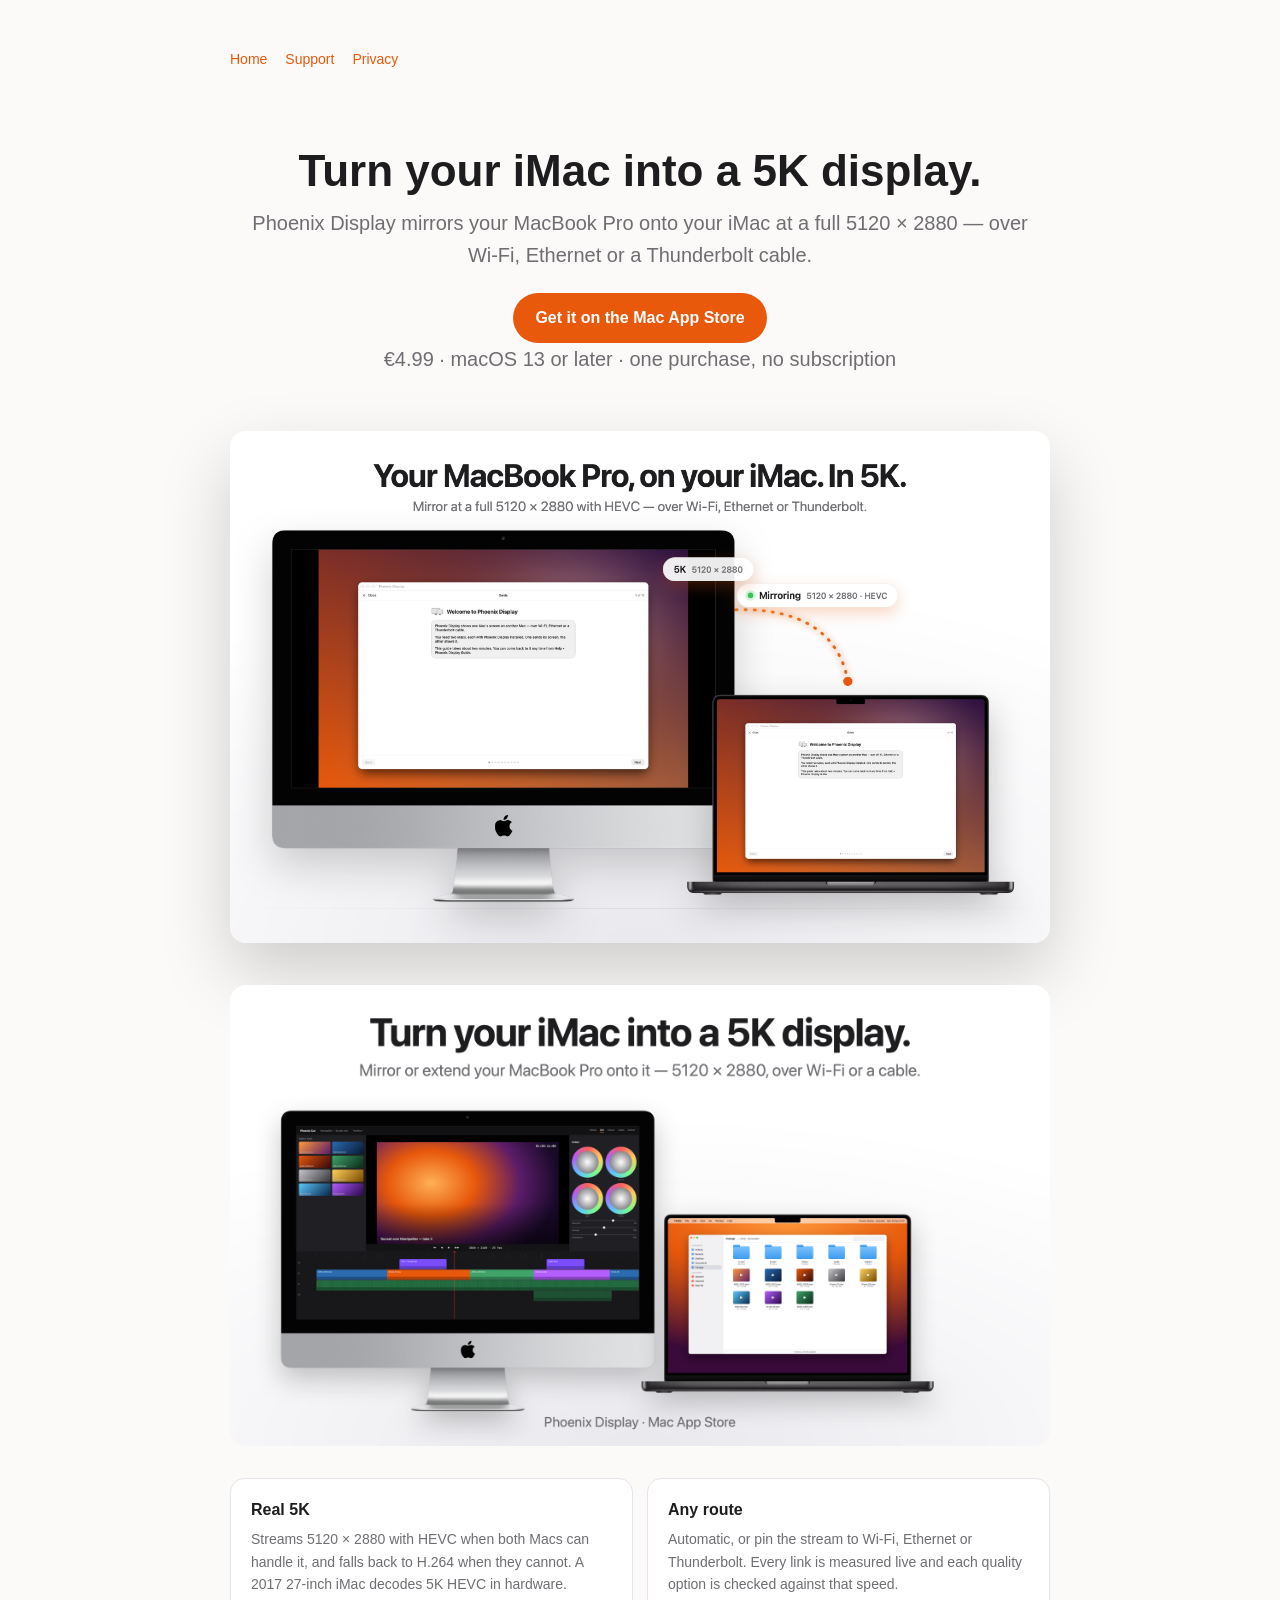
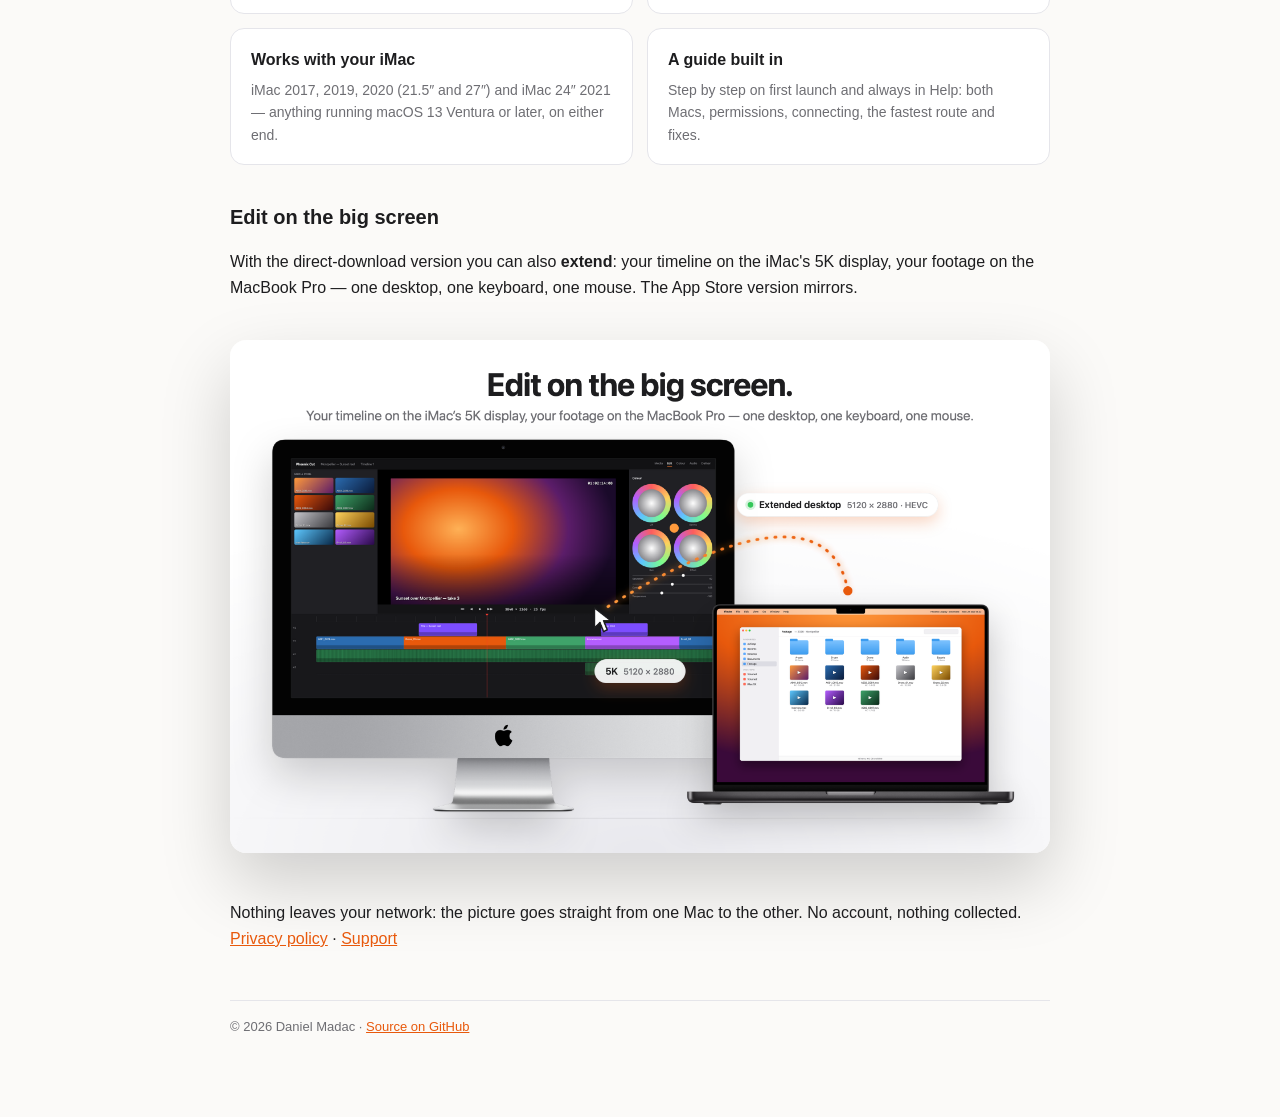
<file: index.html>
<!doctype html><html lang="en"><head><meta charset="utf-8"><meta name="viewport" content="width=device-width,initial-scale=1">
<title>Phoenix Display — Turn your iMac into a 5K display</title>
<meta name="description" content="Phoenix Display mirrors or extends your MacBook Pro onto your iMac at 5120 × 2880 — over Wi‑Fi, Ethernet or a Thunderbolt cable.">
<meta property="og:title" content="Turn your iMac into a 5K display."><meta property="og:description" content="Mirror or extend your MacBook Pro onto your iMac at 5120 × 2880."><meta property="og:image" content="https://fablab503-collab.github.io/PhoenixDisplay/press/5k-ad-link-1200x628.png">
<link rel="stylesheet" href="style.css">
<style>
.hero{text-align:center;padding:40px 0 10px}.hero h1{font-size:44px;margin:0 0 10px}.hero p{font-size:20px;color:var(--mut);margin:0 0 22px}
.cta{display:inline-block;background:var(--acc);color:#fff;text-decoration:none;font-weight:600;padding:12px 22px;border-radius:999px}.cta:hover{filter:brightness(1.08)}
.price{color:var(--mut);font-size:14px;margin:10px 0 0}
img.shot{width:100%;border-radius:16px;box-shadow:0 30px 70px rgba(0,0,0,.18);margin:24px 0}
.feat{display:grid;grid-template-columns:1fr 1fr;gap:14px}.feat .card{margin:0}.feat h3{margin:0 0 6px;font-size:16px}.feat p{margin:0;color:var(--mut);font-size:14px}
@media (max-width:600px){.feat{grid-template-columns:1fr}.hero h1{font-size:32px}}
video{width:100%;border-radius:16px;margin:10px 0 24px}
</style></head><body><main style="max-width:860px">
<nav><a href="./">Home</a><a href="support.html">Support</a><a href="privacy.html">Privacy</a></nav>
<div class="hero"><h1>Turn your iMac into a 5K display.</h1>
<p>Phoenix Display mirrors your MacBook Pro onto your iMac at a full 5120 × 2880 — over Wi‑Fi, Ethernet or a Thunderbolt cable.</p>
<a class="cta" href="https://apps.apple.com/app/id6817023717">Get it on the Mac App Store</a><p class="price">€4.99 · macOS 13 or later · one purchase, no subscription</p></div>
<img class="shot" src="press/1-imac-macbook-mirror.png" alt="MacBook Pro mirrored onto a 27-inch iMac at 5K">
<video src="press/phoenix-display-commercial-20s-1080p.mp4" autoplay muted loop playsinline poster="press/5k-ad-16x9-1920x1080.png"></video>
<div class="feat">
<div class="card"><h3>Real 5K</h3><p>Streams 5120 × 2880 with HEVC when both Macs can handle it, and falls back to H.264 when they cannot. A 2017 27‑inch iMac decodes 5K HEVC in hardware.</p></div>
<div class="card"><h3>Any route</h3><p>Automatic, or pin the stream to Wi‑Fi, Ethernet or Thunderbolt. Every link is measured live and each quality option is checked against that speed.</p></div>
<div class="card"><h3>Works with your iMac</h3><p>iMac 2017, 2019, 2020 (21.5″ and 27″) and iMac 24″ 2021 — anything running macOS 13 Ventura or later, on either end.</p></div>
<div class="card"><h3>A guide built in</h3><p>Step by step on first launch and always in Help: both Macs, permissions, connecting, the fastest route and fixes.</p></div>
</div>
<h2>Edit on the big screen</h2>
<p>With the direct‑download version you can also <strong>extend</strong>: your timeline on the iMac's 5K display, your footage on the MacBook Pro — one desktop, one keyboard, one mouse. The App Store version mirrors.</p>
<img class="shot" src="press/edit-extend-imac-macbook.png" alt="Extended desktop: video editor on the iMac, footage on the MacBook Pro">
<p>Nothing leaves your network: the picture goes straight from one Mac to the other. No account, nothing collected. <a href="privacy.html">Privacy policy</a> · <a href="support.html">Support</a></p>
<footer>© 2026 Daniel Madac · <a href="https://github.com/fablab503-collab/PhoenixDisplay">Source on GitHub</a></footer></main></body></html>
</file>
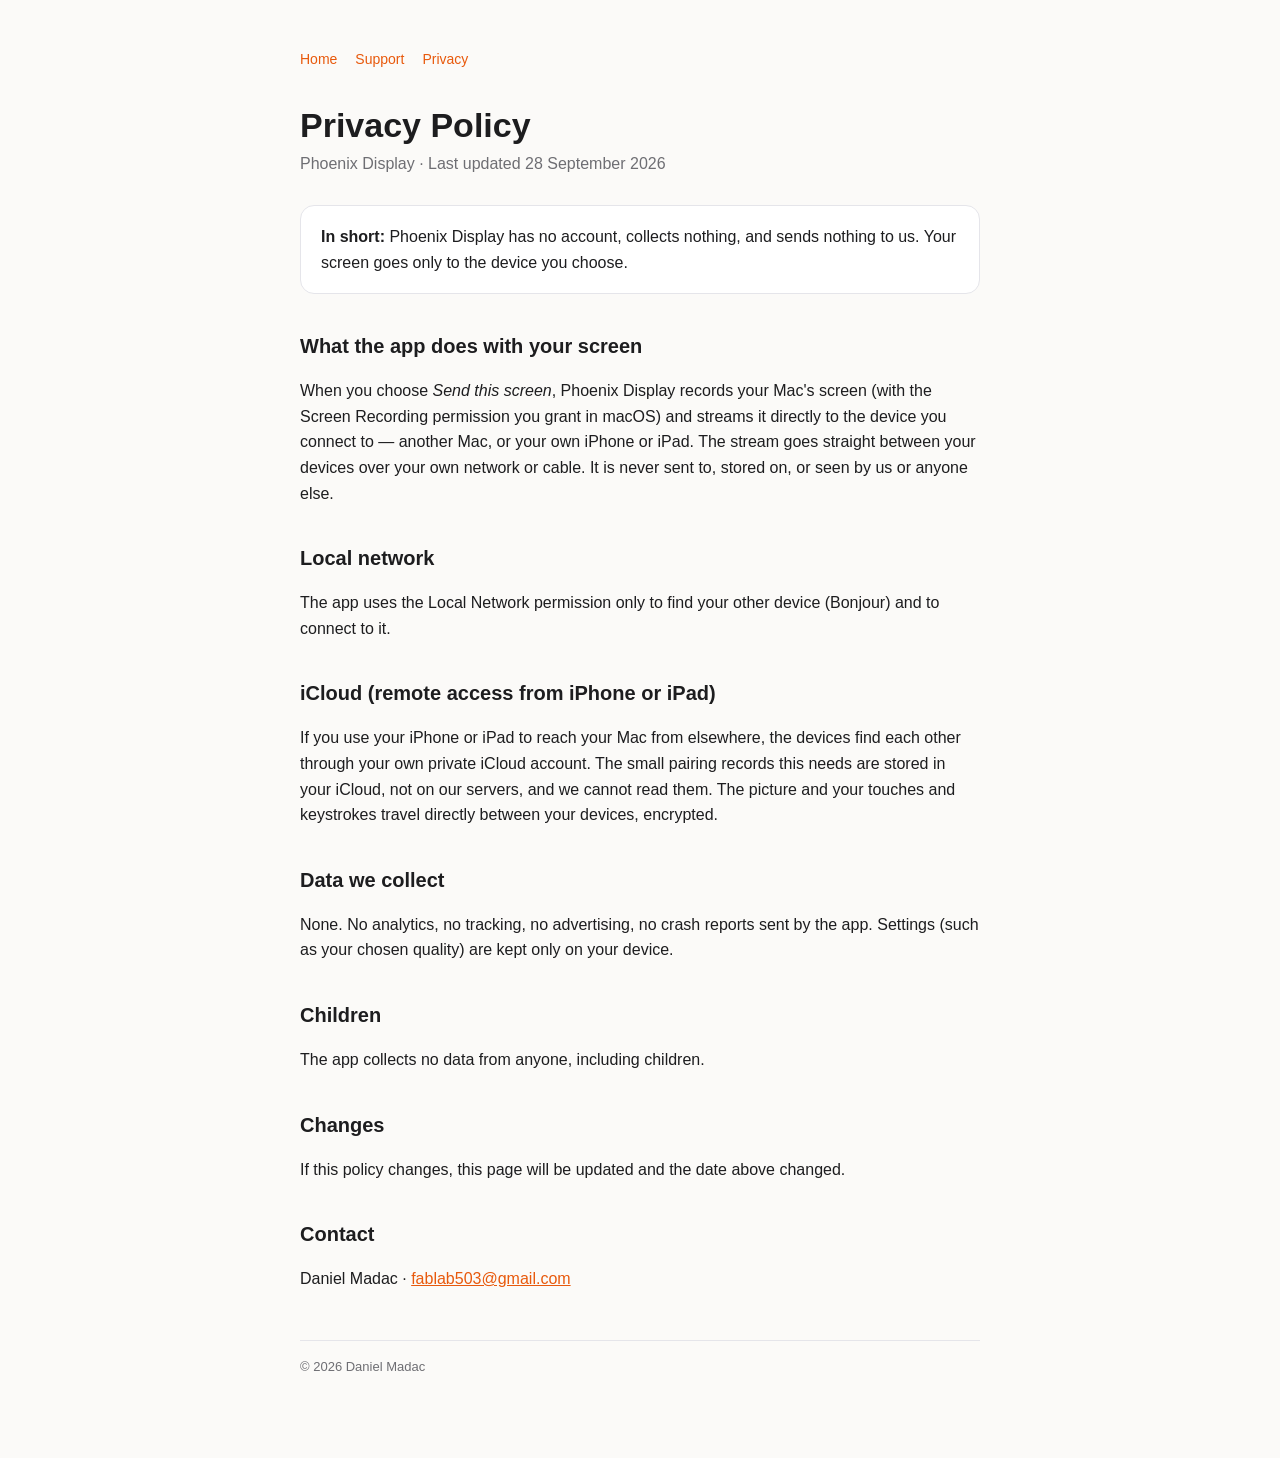
<file: privacy.html>
<!doctype html><html lang="en"><head><meta charset="utf-8"><meta name="viewport" content="width=device-width,initial-scale=1">
<title>Phoenix Display — Privacy Policy</title><link rel="stylesheet" href="style.css"></head><body><main>
<nav><a href="./">Home</a><a href="support.html">Support</a><a href="privacy.html">Privacy</a></nav>
<h1>Privacy Policy</h1><p class="sub">Phoenix Display · Last updated 28 September 2026</p>
<div class="card"><strong>In short:</strong> Phoenix Display has no account, collects nothing, and sends nothing to us. Your screen goes only to the device you choose.</div>
<h2>What the app does with your screen</h2>
<p>When you choose <em>Send this screen</em>, Phoenix Display records your Mac's screen (with the Screen Recording permission you grant in macOS) and streams it directly to the device you connect to — another Mac, or your own iPhone or iPad. The stream goes straight between your devices over your own network or cable. It is never sent to, stored on, or seen by us or anyone else.</p>
<h2>Local network</h2>
<p>The app uses the Local Network permission only to find your other device (Bonjour) and to connect to it.</p>
<h2>iCloud (remote access from iPhone or iPad)</h2>
<p>If you use your iPhone or iPad to reach your Mac from elsewhere, the devices find each other through your own private iCloud account. The small pairing records this needs are stored in your iCloud, not on our servers, and we cannot read them. The picture and your touches and keystrokes travel directly between your devices, encrypted.</p>
<h2>Data we collect</h2>
<p>None. No analytics, no tracking, no advertising, no crash reports sent by the app. Settings (such as your chosen quality) are kept only on your device.</p>
<h2>Children</h2><p>The app collects no data from anyone, including children.</p>
<h2>Changes</h2><p>If this policy changes, this page will be updated and the date above changed.</p>
<h2>Contact</h2><p>Daniel Madac · <a href="mailto:fablab503@gmail.com">fablab503@gmail.com</a></p>
<footer>© 2026 Daniel Madac</footer></main></body></html>
</file>
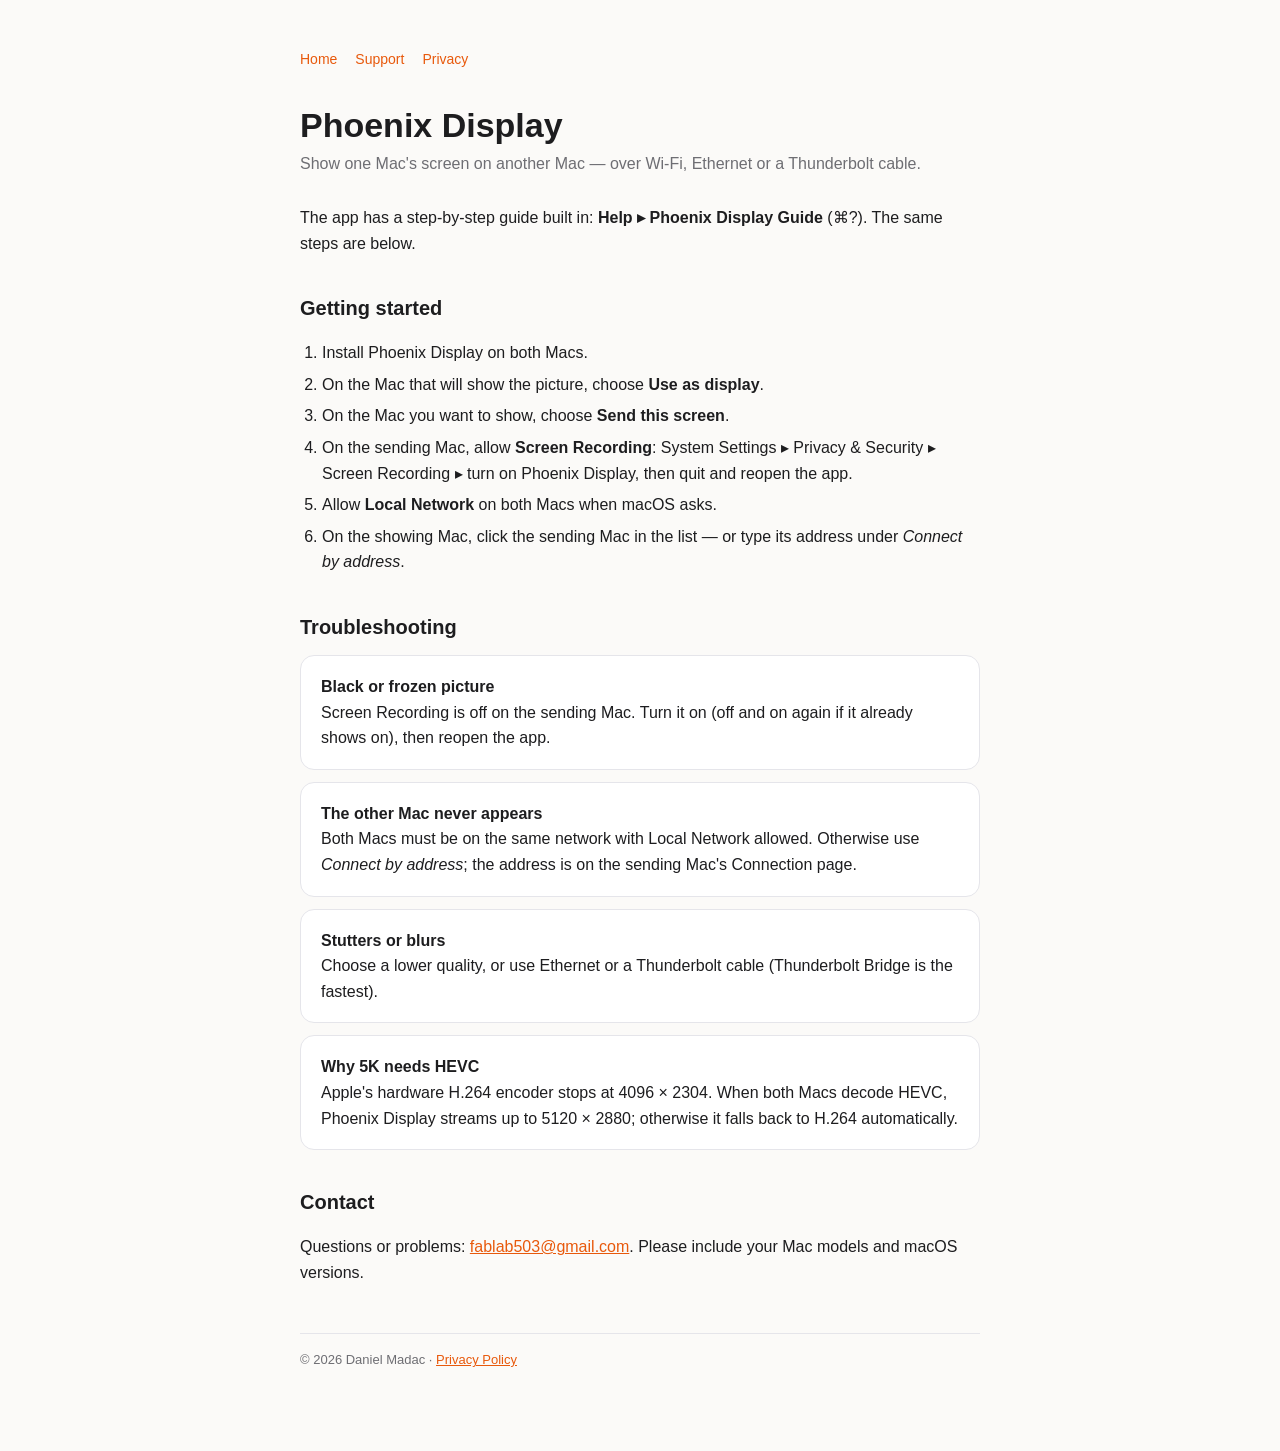
<file: support.html>
<!doctype html><html lang="en"><head><meta charset="utf-8"><meta name="viewport" content="width=device-width,initial-scale=1">
<title>Phoenix Display — Support</title><link rel="stylesheet" href="style.css"></head><body><main>
<nav><a href="./">Home</a><a href="support.html">Support</a><a href="privacy.html">Privacy</a></nav>
<h1>Phoenix Display</h1><p class="sub">Show one Mac's screen on another Mac — over Wi-Fi, Ethernet or a Thunderbolt cable.</p>
<p>The app has a step-by-step guide built in: <strong>Help ▸ Phoenix Display Guide</strong> (⌘?). The same steps are below.</p>
<h2>Getting started</h2><ol>
<li>Install Phoenix Display on both Macs.</li>
<li>On the Mac that will show the picture, choose <strong>Use as display</strong>.</li>
<li>On the Mac you want to show, choose <strong>Send this screen</strong>.</li>
<li>On the sending Mac, allow <strong>Screen Recording</strong>: System Settings ▸ Privacy &amp; Security ▸ Screen Recording ▸ turn on Phoenix Display, then quit and reopen the app.</li>
<li>Allow <strong>Local Network</strong> on both Macs when macOS asks.</li>
<li>On the showing Mac, click the sending Mac in the list — or type its address under <em>Connect by address</em>.</li></ol>
<h2>Troubleshooting</h2>
<div class="card"><strong>Black or frozen picture</strong><br>Screen Recording is off on the sending Mac. Turn it on (off and on again if it already shows on), then reopen the app.</div>
<div class="card"><strong>The other Mac never appears</strong><br>Both Macs must be on the same network with Local Network allowed. Otherwise use <em>Connect by address</em>; the address is on the sending Mac's Connection page.</div>
<div class="card"><strong>Stutters or blurs</strong><br>Choose a lower quality, or use Ethernet or a Thunderbolt cable (Thunderbolt Bridge is the fastest).</div>
<div class="card"><strong>Why 5K needs HEVC</strong><br>Apple's hardware H.264 encoder stops at 4096 × 2304. When both Macs decode HEVC, Phoenix Display streams up to 5120 × 2880; otherwise it falls back to H.264 automatically.</div>
<h2>Contact</h2><p>Questions or problems: <a href="mailto:fablab503@gmail.com?subject=Phoenix%20Display">fablab503@gmail.com</a>. Please include your Mac models and macOS versions.</p>
<footer>© 2026 Daniel Madac · <a href="privacy.html">Privacy Policy</a></footer></main></body></html>
</file>
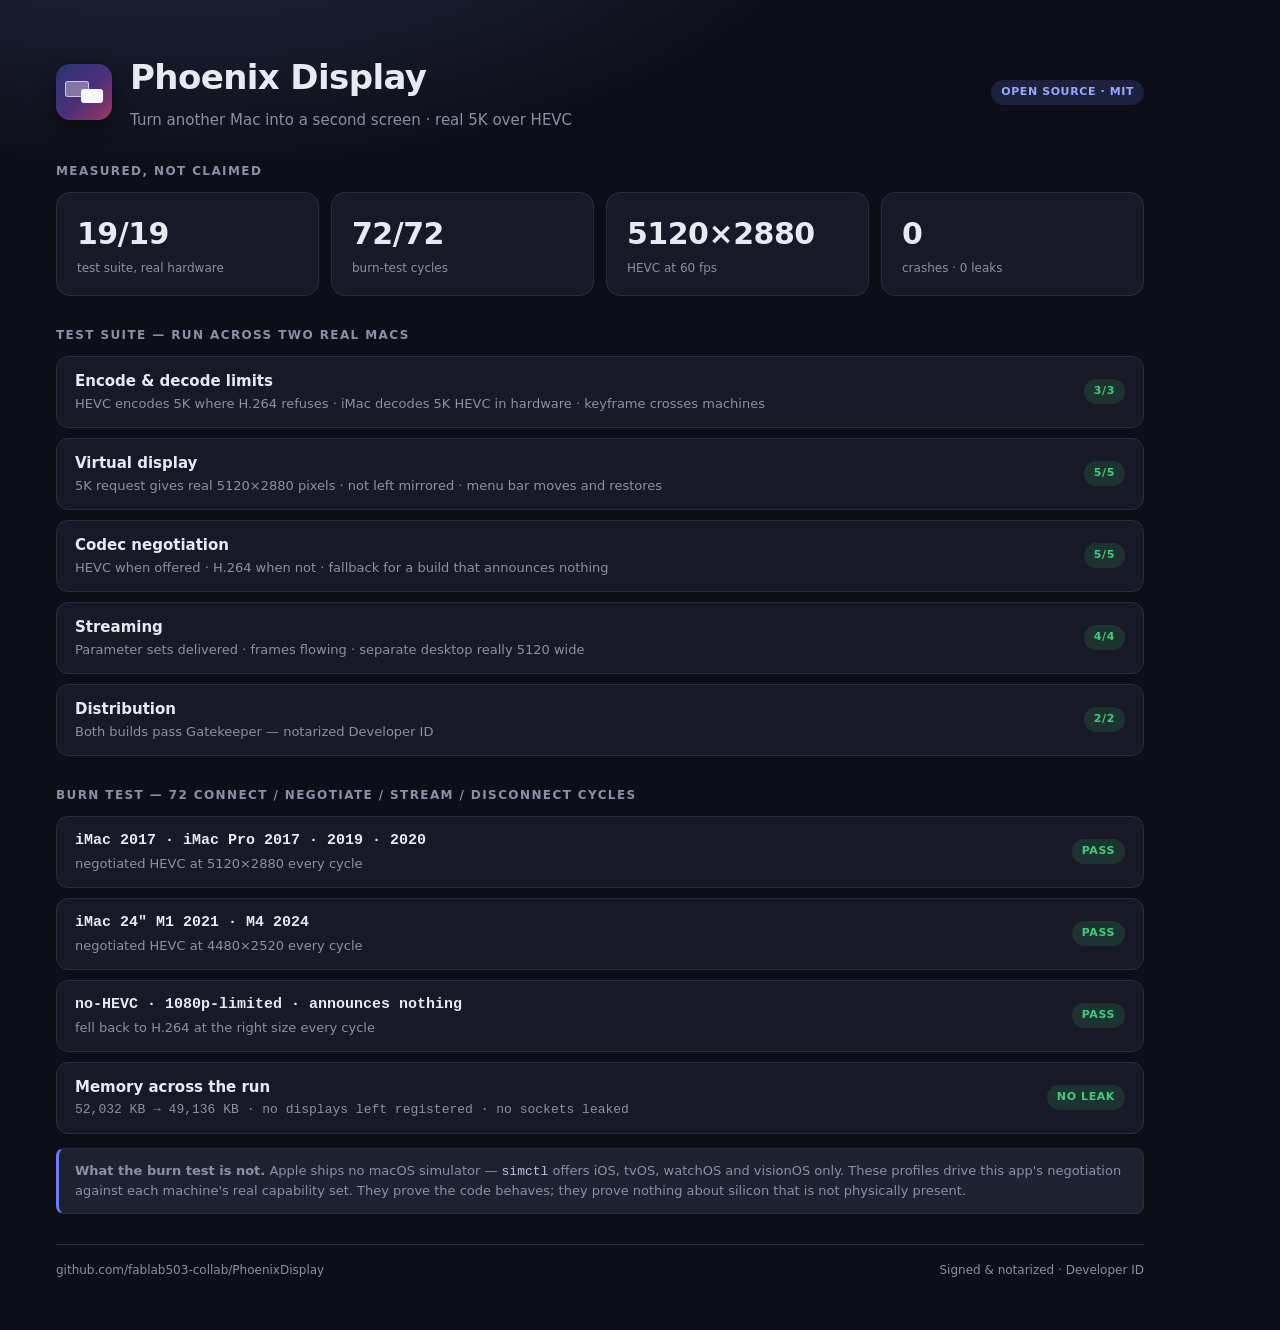
<file: docs/c1.html>
<!doctype html><html><head><meta charset="utf-8"><style>
:root{--bg:#0d0f18;--card:#171a26;--card2:#1d2130;--line:#282d3f;
--fg:#e8eaf2;--dim:#8b90a5;--acc:#6c7cff;--good:#3fce7a;--warn:#e2a33f;--bad:#e2574c;}
*{box-sizing:border-box;margin:0;padding:0}
body{background:var(--bg);color:var(--fg);
font:15px/1.5 -apple-system,BlinkMacSystemFont,"SF Pro Text",system-ui,sans-serif;
-webkit-font-smoothing:antialiased}
.card{width:1200px;padding:52px 56px;background:
radial-gradient(1100px 500px at 15% -10%,#252a45 0%,transparent 60%),var(--bg);}
h1{font-size:34px;font-weight:700;letter-spacing:-.6px}
h2{font-size:12px;font-weight:700;letter-spacing:1.4px;color:var(--dim);margin:30px 0 12px}
.sub{color:var(--dim);font-size:15px;margin-top:6px}
.head{display:flex;align-items:center;gap:18px}
.logo{width:56px;height:56px;border-radius:14px;flex:0 0 auto;
background:linear-gradient(135deg,#2a3475 0%,#4d2f7a 55%,#9e385c 100%);
position:relative;box-shadow:0 6px 20px rgba(0,0,0,.45)}
.logo:before,.logo:after{content:"";position:absolute;border-radius:3px}
.logo:before{width:22px;height:14px;left:9px;top:17px;background:rgba(255,255,255,.34);
border:1.5px solid rgba(255,255,255,.6)}
.logo:after{width:22px;height:14px;left:25px;top:25px;background:#f6f7ff}
.pill{display:inline-block;font-size:11px;font-weight:700;letter-spacing:.6px;
padding:4px 10px;border-radius:99px}
.ok{background:rgba(63,206,122,.14);color:var(--good)}
.no{background:rgba(226,87,76,.14);color:var(--bad)}
.mid{background:rgba(226,163,63,.14);color:var(--warn)}
.acc{background:rgba(108,124,255,.16);color:#9aa6ff}
.grid{display:grid;gap:10px}
.row{display:grid;grid-template-columns:1fr auto;align-items:center;gap:16px;
background:var(--card);border:1px solid var(--line);border-radius:12px;padding:13px 18px}
.row .n{font-weight:600}
.row .d{color:var(--dim);font-size:13px;margin-top:2px}
.mono{font-family:ui-monospace,SFMono-Regular,Menlo,monospace}
table{width:100%;border-collapse:separate;border-spacing:0 8px}
th{font-size:11px;letter-spacing:1.2px;color:var(--dim);text-align:left;padding:0 16px 4px;font-weight:700}
td{background:var(--card);padding:14px 16px;border-top:1px solid var(--line);
border-bottom:1px solid var(--line);font-size:14px}
td:first-child{border-left:1px solid var(--line);border-radius:12px 0 0 12px;font-weight:600}
td:last-child{border-right:1px solid var(--line);border-radius:0 12px 12px 0}
.mine td{background:linear-gradient(90deg,rgba(108,124,255,.16),rgba(108,124,255,.05));
border-color:rgba(108,124,255,.4)}
.big{display:grid;grid-template-columns:repeat(4,1fr);gap:12px;margin-top:4px}
.stat{background:var(--card);border:1px solid var(--line);border-radius:14px;padding:18px 20px}
.stat .v{font-size:30px;font-weight:700;letter-spacing:-.5px}
.stat .k{font-size:12px;color:var(--dim);margin-top:3px}
.foot{margin-top:30px;color:var(--dim);font-size:12px;display:flex;
justify-content:space-between;border-top:1px solid var(--line);padding-top:16px}
code{font-family:ui-monospace,SFMono-Regular,Menlo,monospace;font-size:13px;color:#b9c0dd}
.note{background:var(--card2);border:1px solid var(--line);border-left:3px solid var(--acc);
border-radius:8px;padding:12px 16px;color:var(--dim);font-size:13px;margin-top:14px}
</style></head><body><div class="card" id="c1">
  <div class="head"><div class="logo"></div>
    <div><h1>Phoenix Display</h1>
      <div class="sub">Turn another Mac into a second screen · real 5K over HEVC</div></div>
    <div style="margin-left:auto"><span class="pill acc">OPEN SOURCE · MIT</span></div>
  </div>

  <h2>MEASURED, NOT CLAIMED</h2>
  <div class="big">
    <div class="stat"><div class="v">19/19</div><div class="k">test suite, real hardware</div></div>
    <div class="stat"><div class="v">72/72</div><div class="k">burn-test cycles</div></div>
    <div class="stat"><div class="v">5120×2880</div><div class="k">HEVC at 60 fps</div></div>
    <div class="stat"><div class="v">0</div><div class="k">crashes · 0 leaks</div></div>
  </div>

  <h2>TEST SUITE — RUN ACROSS TWO REAL MACS</h2>
  <div class="grid">
    <div class="row"><div><div class="n">Encode &amp; decode limits</div>
      <div class="d">HEVC encodes 5K where H.264 refuses · iMac decodes 5K HEVC in hardware · keyframe crosses machines</div></div><span class="pill ok">3/3</span></div>
    <div class="row"><div><div class="n">Virtual display</div>
      <div class="d">5K request gives real 5120×2880 pixels · not left mirrored · menu bar moves and restores</div></div><span class="pill ok">5/5</span></div>
    <div class="row"><div><div class="n">Codec negotiation</div>
      <div class="d">HEVC when offered · H.264 when not · fallback for a build that announces nothing</div></div><span class="pill ok">5/5</span></div>
    <div class="row"><div><div class="n">Streaming</div>
      <div class="d">Parameter sets delivered · frames flowing · separate desktop really 5120 wide</div></div><span class="pill ok">4/4</span></div>
    <div class="row"><div><div class="n">Distribution</div>
      <div class="d">Both builds pass Gatekeeper — notarized Developer ID</div></div><span class="pill ok">2/2</span></div>
  </div>

  <h2>BURN TEST — 72 CONNECT / NEGOTIATE / STREAM / DISCONNECT CYCLES</h2>
  <div class="grid">
    <div class="row"><div><div class="n mono">iMac 2017 · iMac Pro 2017 · 2019 · 2020</div>
      <div class="d">negotiated HEVC at 5120×2880 every cycle</div></div><span class="pill ok">PASS</span></div>
    <div class="row"><div><div class="n mono">iMac 24″ M1 2021 · M4 2024</div>
      <div class="d">negotiated HEVC at 4480×2520 every cycle</div></div><span class="pill ok">PASS</span></div>
    <div class="row"><div><div class="n mono">no-HEVC · 1080p-limited · announces nothing</div>
      <div class="d">fell back to H.264 at the right size every cycle</div></div><span class="pill ok">PASS</span></div>
    <div class="row"><div><div class="n">Memory across the run</div>
      <div class="d mono">52,032 KB → 49,136 KB · no displays left registered · no sockets leaked</div></div><span class="pill ok">NO LEAK</span></div>
  </div>

  <div class="note"><b>What the burn test is not.</b> Apple ships no macOS simulator —
  <code>simctl</code> offers iOS, tvOS, watchOS and visionOS only. These profiles drive this app's
  negotiation against each machine's real capability set. They prove the code behaves; they prove
  nothing about silicon that is not physically present.</div>

  <div class="foot"><span>github.com/fablab503-collab/PhoenixDisplay</span>
    <span>Signed &amp; notarized · Developer ID</span></div>
</div></body></html>
</file>
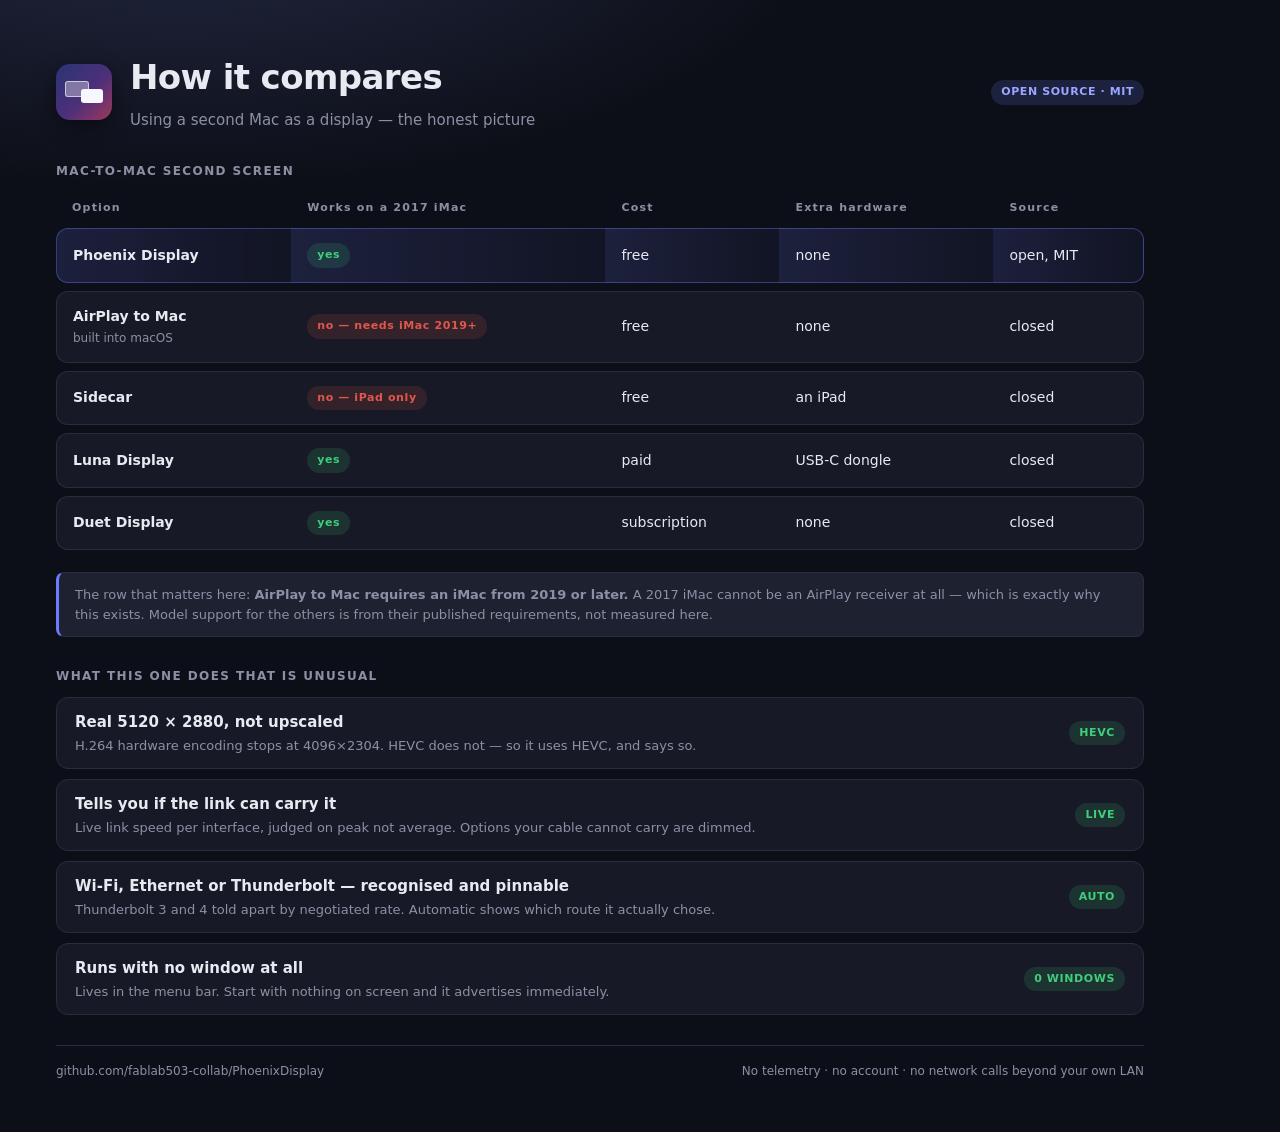
<file: docs/c2.html>
<!doctype html><html><head><meta charset="utf-8"><style>
:root{--bg:#0d0f18;--card:#171a26;--card2:#1d2130;--line:#282d3f;
--fg:#e8eaf2;--dim:#8b90a5;--acc:#6c7cff;--good:#3fce7a;--warn:#e2a33f;--bad:#e2574c;}
*{box-sizing:border-box;margin:0;padding:0}
body{background:var(--bg);color:var(--fg);
font:15px/1.5 -apple-system,BlinkMacSystemFont,"SF Pro Text",system-ui,sans-serif;
-webkit-font-smoothing:antialiased}
.card{width:1200px;padding:52px 56px;background:
radial-gradient(1100px 500px at 15% -10%,#252a45 0%,transparent 60%),var(--bg);}
h1{font-size:34px;font-weight:700;letter-spacing:-.6px}
h2{font-size:12px;font-weight:700;letter-spacing:1.4px;color:var(--dim);margin:30px 0 12px}
.sub{color:var(--dim);font-size:15px;margin-top:6px}
.head{display:flex;align-items:center;gap:18px}
.logo{width:56px;height:56px;border-radius:14px;flex:0 0 auto;
background:linear-gradient(135deg,#2a3475 0%,#4d2f7a 55%,#9e385c 100%);
position:relative;box-shadow:0 6px 20px rgba(0,0,0,.45)}
.logo:before,.logo:after{content:"";position:absolute;border-radius:3px}
.logo:before{width:22px;height:14px;left:9px;top:17px;background:rgba(255,255,255,.34);
border:1.5px solid rgba(255,255,255,.6)}
.logo:after{width:22px;height:14px;left:25px;top:25px;background:#f6f7ff}
.pill{display:inline-block;font-size:11px;font-weight:700;letter-spacing:.6px;
padding:4px 10px;border-radius:99px}
.ok{background:rgba(63,206,122,.14);color:var(--good)}
.no{background:rgba(226,87,76,.14);color:var(--bad)}
.mid{background:rgba(226,163,63,.14);color:var(--warn)}
.acc{background:rgba(108,124,255,.16);color:#9aa6ff}
.grid{display:grid;gap:10px}
.row{display:grid;grid-template-columns:1fr auto;align-items:center;gap:16px;
background:var(--card);border:1px solid var(--line);border-radius:12px;padding:13px 18px}
.row .n{font-weight:600}
.row .d{color:var(--dim);font-size:13px;margin-top:2px}
.mono{font-family:ui-monospace,SFMono-Regular,Menlo,monospace}
table{width:100%;border-collapse:separate;border-spacing:0 8px}
th{font-size:11px;letter-spacing:1.2px;color:var(--dim);text-align:left;padding:0 16px 4px;font-weight:700}
td{background:var(--card);padding:14px 16px;border-top:1px solid var(--line);
border-bottom:1px solid var(--line);font-size:14px}
td:first-child{border-left:1px solid var(--line);border-radius:12px 0 0 12px;font-weight:600}
td:last-child{border-right:1px solid var(--line);border-radius:0 12px 12px 0}
.mine td{background:linear-gradient(90deg,rgba(108,124,255,.16),rgba(108,124,255,.05));
border-color:rgba(108,124,255,.4)}
.big{display:grid;grid-template-columns:repeat(4,1fr);gap:12px;margin-top:4px}
.stat{background:var(--card);border:1px solid var(--line);border-radius:14px;padding:18px 20px}
.stat .v{font-size:30px;font-weight:700;letter-spacing:-.5px}
.stat .k{font-size:12px;color:var(--dim);margin-top:3px}
.foot{margin-top:30px;color:var(--dim);font-size:12px;display:flex;
justify-content:space-between;border-top:1px solid var(--line);padding-top:16px}
code{font-family:ui-monospace,SFMono-Regular,Menlo,monospace;font-size:13px;color:#b9c0dd}
.note{background:var(--card2);border:1px solid var(--line);border-left:3px solid var(--acc);
border-radius:8px;padding:12px 16px;color:var(--dim);font-size:13px;margin-top:14px}
</style></head><body><div class="card" id="c2">
  <div class="head"><div class="logo"></div>
    <div><h1>How it compares</h1>
      <div class="sub">Using a second Mac as a display — the honest picture</div></div>
    <div style="margin-left:auto"><span class="pill acc">OPEN SOURCE · MIT</span></div>
  </div>

  <h2>MAC-TO-MAC SECOND SCREEN</h2>
  <table>
    <tr><th>Option</th><th>Works on a 2017 iMac</th><th>Cost</th><th>Extra hardware</th><th>Source</th></tr>
    <tr class="mine"><td>Phoenix Display</td><td><span class="pill ok">yes</span></td>
      <td>free</td><td>none</td><td>open, MIT</td></tr>
    <tr><td>AirPlay to Mac<br><span style="font-weight:400;color:var(--dim);font-size:12px">built into macOS</span></td>
      <td><span class="pill no">no — needs iMac 2019+</span></td><td>free</td><td>none</td><td>closed</td></tr>
    <tr><td>Sidecar</td><td><span class="pill no">no — iPad only</span></td>
      <td>free</td><td>an iPad</td><td>closed</td></tr>
    <tr><td>Luna Display</td><td><span class="pill ok">yes</span></td>
      <td>paid</td><td>USB-C dongle</td><td>closed</td></tr>
    <tr><td>Duet Display</td><td><span class="pill ok">yes</span></td>
      <td>subscription</td><td>none</td><td>closed</td></tr>
  </table>

  <div class="note">The row that matters here: <b>AirPlay to Mac requires an iMac from 2019 or
  later.</b> A 2017 iMac cannot be an AirPlay receiver at all — which is exactly why this exists.
  Model support for the others is from their published requirements, not measured here.</div>

  <h2>WHAT THIS ONE DOES THAT IS UNUSUAL</h2>
  <div class="grid">
    <div class="row"><div><div class="n">Real 5120 × 2880, not upscaled</div>
      <div class="d">H.264 hardware encoding stops at 4096×2304. HEVC does not — so it uses HEVC, and says so.</div></div><span class="pill ok">HEVC</span></div>
    <div class="row"><div><div class="n">Tells you if the link can carry it</div>
      <div class="d">Live link speed per interface, judged on peak not average. Options your cable cannot carry are dimmed.</div></div><span class="pill ok">LIVE</span></div>
    <div class="row"><div><div class="n">Wi-Fi, Ethernet or Thunderbolt — recognised and pinnable</div>
      <div class="d">Thunderbolt 3 and 4 told apart by negotiated rate. Automatic shows which route it actually chose.</div></div><span class="pill ok">AUTO</span></div>
    <div class="row"><div><div class="n">Runs with no window at all</div>
      <div class="d">Lives in the menu bar. Start with nothing on screen and it advertises immediately.</div></div><span class="pill ok">0 WINDOWS</span></div>
  </div>

  <div class="foot"><span>github.com/fablab503-collab/PhoenixDisplay</span>
    <span>No telemetry · no account · no network calls beyond your own LAN</span></div>
</div></body></html>
</file>
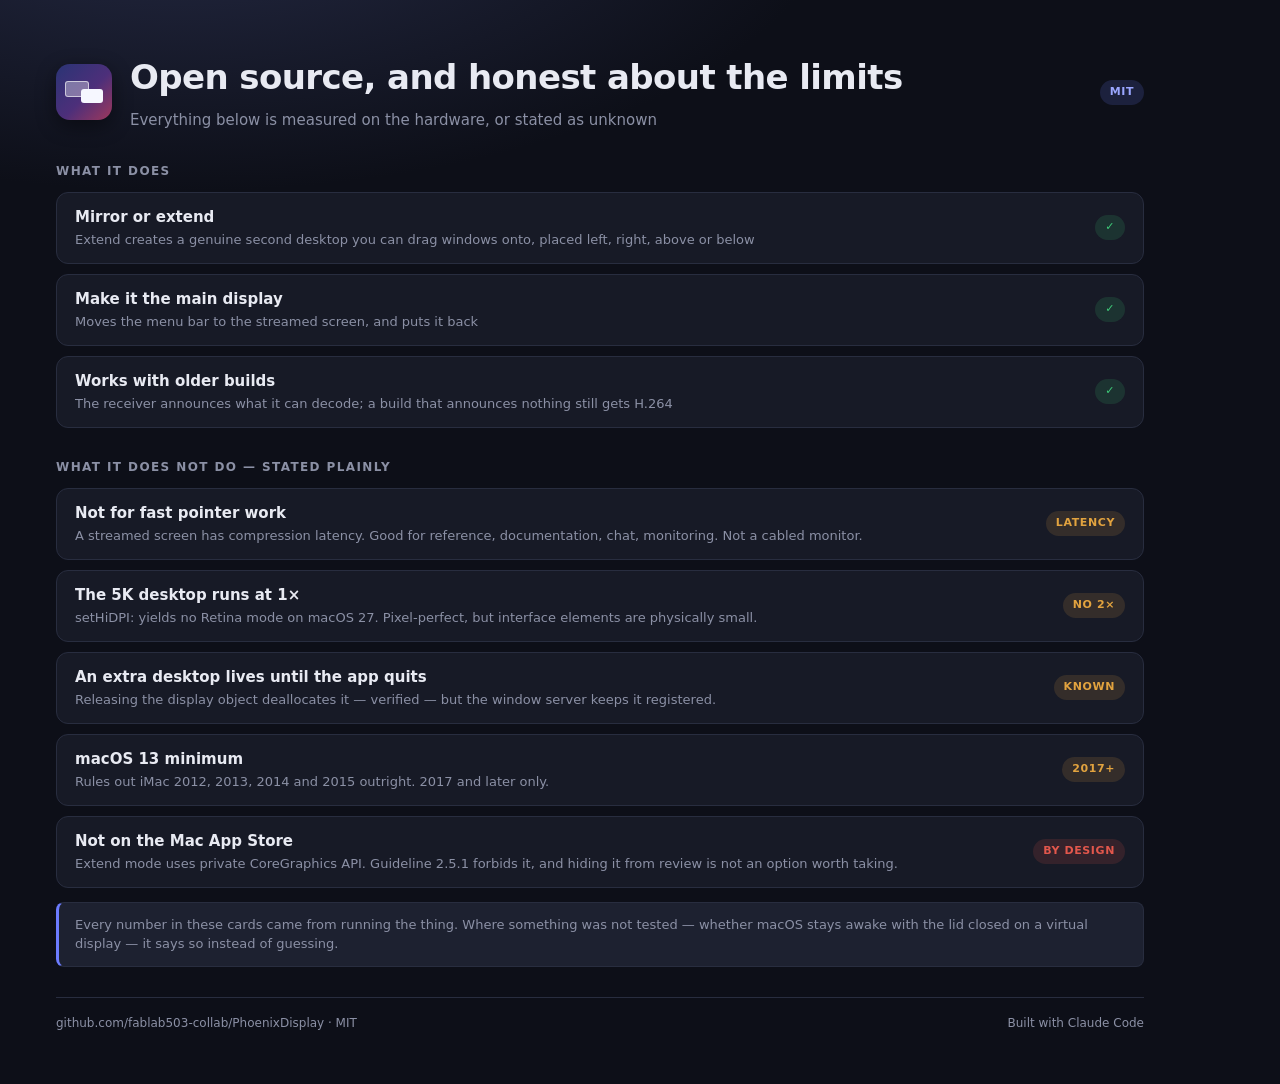
<file: docs/c3.html>
<!doctype html><html><head><meta charset="utf-8"><style>
:root{--bg:#0d0f18;--card:#171a26;--card2:#1d2130;--line:#282d3f;
--fg:#e8eaf2;--dim:#8b90a5;--acc:#6c7cff;--good:#3fce7a;--warn:#e2a33f;--bad:#e2574c;}
*{box-sizing:border-box;margin:0;padding:0}
body{background:var(--bg);color:var(--fg);
font:15px/1.5 -apple-system,BlinkMacSystemFont,"SF Pro Text",system-ui,sans-serif;
-webkit-font-smoothing:antialiased}
.card{width:1200px;padding:52px 56px;background:
radial-gradient(1100px 500px at 15% -10%,#252a45 0%,transparent 60%),var(--bg);}
h1{font-size:34px;font-weight:700;letter-spacing:-.6px}
h2{font-size:12px;font-weight:700;letter-spacing:1.4px;color:var(--dim);margin:30px 0 12px}
.sub{color:var(--dim);font-size:15px;margin-top:6px}
.head{display:flex;align-items:center;gap:18px}
.logo{width:56px;height:56px;border-radius:14px;flex:0 0 auto;
background:linear-gradient(135deg,#2a3475 0%,#4d2f7a 55%,#9e385c 100%);
position:relative;box-shadow:0 6px 20px rgba(0,0,0,.45)}
.logo:before,.logo:after{content:"";position:absolute;border-radius:3px}
.logo:before{width:22px;height:14px;left:9px;top:17px;background:rgba(255,255,255,.34);
border:1.5px solid rgba(255,255,255,.6)}
.logo:after{width:22px;height:14px;left:25px;top:25px;background:#f6f7ff}
.pill{display:inline-block;font-size:11px;font-weight:700;letter-spacing:.6px;
padding:4px 10px;border-radius:99px}
.ok{background:rgba(63,206,122,.14);color:var(--good)}
.no{background:rgba(226,87,76,.14);color:var(--bad)}
.mid{background:rgba(226,163,63,.14);color:var(--warn)}
.acc{background:rgba(108,124,255,.16);color:#9aa6ff}
.grid{display:grid;gap:10px}
.row{display:grid;grid-template-columns:1fr auto;align-items:center;gap:16px;
background:var(--card);border:1px solid var(--line);border-radius:12px;padding:13px 18px}
.row .n{font-weight:600}
.row .d{color:var(--dim);font-size:13px;margin-top:2px}
.mono{font-family:ui-monospace,SFMono-Regular,Menlo,monospace}
table{width:100%;border-collapse:separate;border-spacing:0 8px}
th{font-size:11px;letter-spacing:1.2px;color:var(--dim);text-align:left;padding:0 16px 4px;font-weight:700}
td{background:var(--card);padding:14px 16px;border-top:1px solid var(--line);
border-bottom:1px solid var(--line);font-size:14px}
td:first-child{border-left:1px solid var(--line);border-radius:12px 0 0 12px;font-weight:600}
td:last-child{border-right:1px solid var(--line);border-radius:0 12px 12px 0}
.mine td{background:linear-gradient(90deg,rgba(108,124,255,.16),rgba(108,124,255,.05));
border-color:rgba(108,124,255,.4)}
.big{display:grid;grid-template-columns:repeat(4,1fr);gap:12px;margin-top:4px}
.stat{background:var(--card);border:1px solid var(--line);border-radius:14px;padding:18px 20px}
.stat .v{font-size:30px;font-weight:700;letter-spacing:-.5px}
.stat .k{font-size:12px;color:var(--dim);margin-top:3px}
.foot{margin-top:30px;color:var(--dim);font-size:12px;display:flex;
justify-content:space-between;border-top:1px solid var(--line);padding-top:16px}
code{font-family:ui-monospace,SFMono-Regular,Menlo,monospace;font-size:13px;color:#b9c0dd}
.note{background:var(--card2);border:1px solid var(--line);border-left:3px solid var(--acc);
border-radius:8px;padding:12px 16px;color:var(--dim);font-size:13px;margin-top:14px}
</style></head><body><div class="card" id="c3">
  <div class="head"><div class="logo"></div>
    <div><h1>Open source, and honest about the limits</h1>
      <div class="sub">Everything below is measured on the hardware, or stated as unknown</div></div>
    <div style="margin-left:auto"><span class="pill acc">MIT</span></div>
  </div>

  <h2>WHAT IT DOES</h2>
  <div class="grid">
    <div class="row"><div><div class="n">Mirror or extend</div>
      <div class="d">Extend creates a genuine second desktop you can drag windows onto, placed left, right, above or below</div></div><span class="pill ok">✓</span></div>
    <div class="row"><div><div class="n">Make it the main display</div>
      <div class="d">Moves the menu bar to the streamed screen, and puts it back</div></div><span class="pill ok">✓</span></div>
    <div class="row"><div><div class="n">Works with older builds</div>
      <div class="d">The receiver announces what it can decode; a build that announces nothing still gets H.264</div></div><span class="pill ok">✓</span></div>
  </div>

  <h2>WHAT IT DOES NOT DO — STATED PLAINLY</h2>
  <div class="grid">
    <div class="row"><div><div class="n">Not for fast pointer work</div>
      <div class="d">A streamed screen has compression latency. Good for reference, documentation, chat, monitoring. Not a cabled monitor.</div></div><span class="pill mid">LATENCY</span></div>
    <div class="row"><div><div class="n">The 5K desktop runs at 1×</div>
      <div class="d">setHiDPI: yields no Retina mode on macOS 27. Pixel-perfect, but interface elements are physically small.</div></div><span class="pill mid">NO 2×</span></div>
    <div class="row"><div><div class="n">An extra desktop lives until the app quits</div>
      <div class="d">Releasing the display object deallocates it — verified — but the window server keeps it registered.</div></div><span class="pill mid">KNOWN</span></div>
    <div class="row"><div><div class="n">macOS 13 minimum</div>
      <div class="d">Rules out iMac 2012, 2013, 2014 and 2015 outright. 2017 and later only.</div></div><span class="pill mid">2017+</span></div>
    <div class="row"><div><div class="n">Not on the Mac App Store</div>
      <div class="d">Extend mode uses private CoreGraphics API. Guideline 2.5.1 forbids it, and hiding it from review is not an option worth taking.</div></div><span class="pill no">BY DESIGN</span></div>
  </div>

  <div class="note">Every number in these cards came from running the thing. Where something was
  not tested — whether macOS stays awake with the lid closed on a virtual display — it says so
  instead of guessing.</div>

  <div class="foot"><span>github.com/fablab503-collab/PhoenixDisplay · MIT</span>
    <span>Built with Claude Code</span></div>
</div></body></html>
</file>
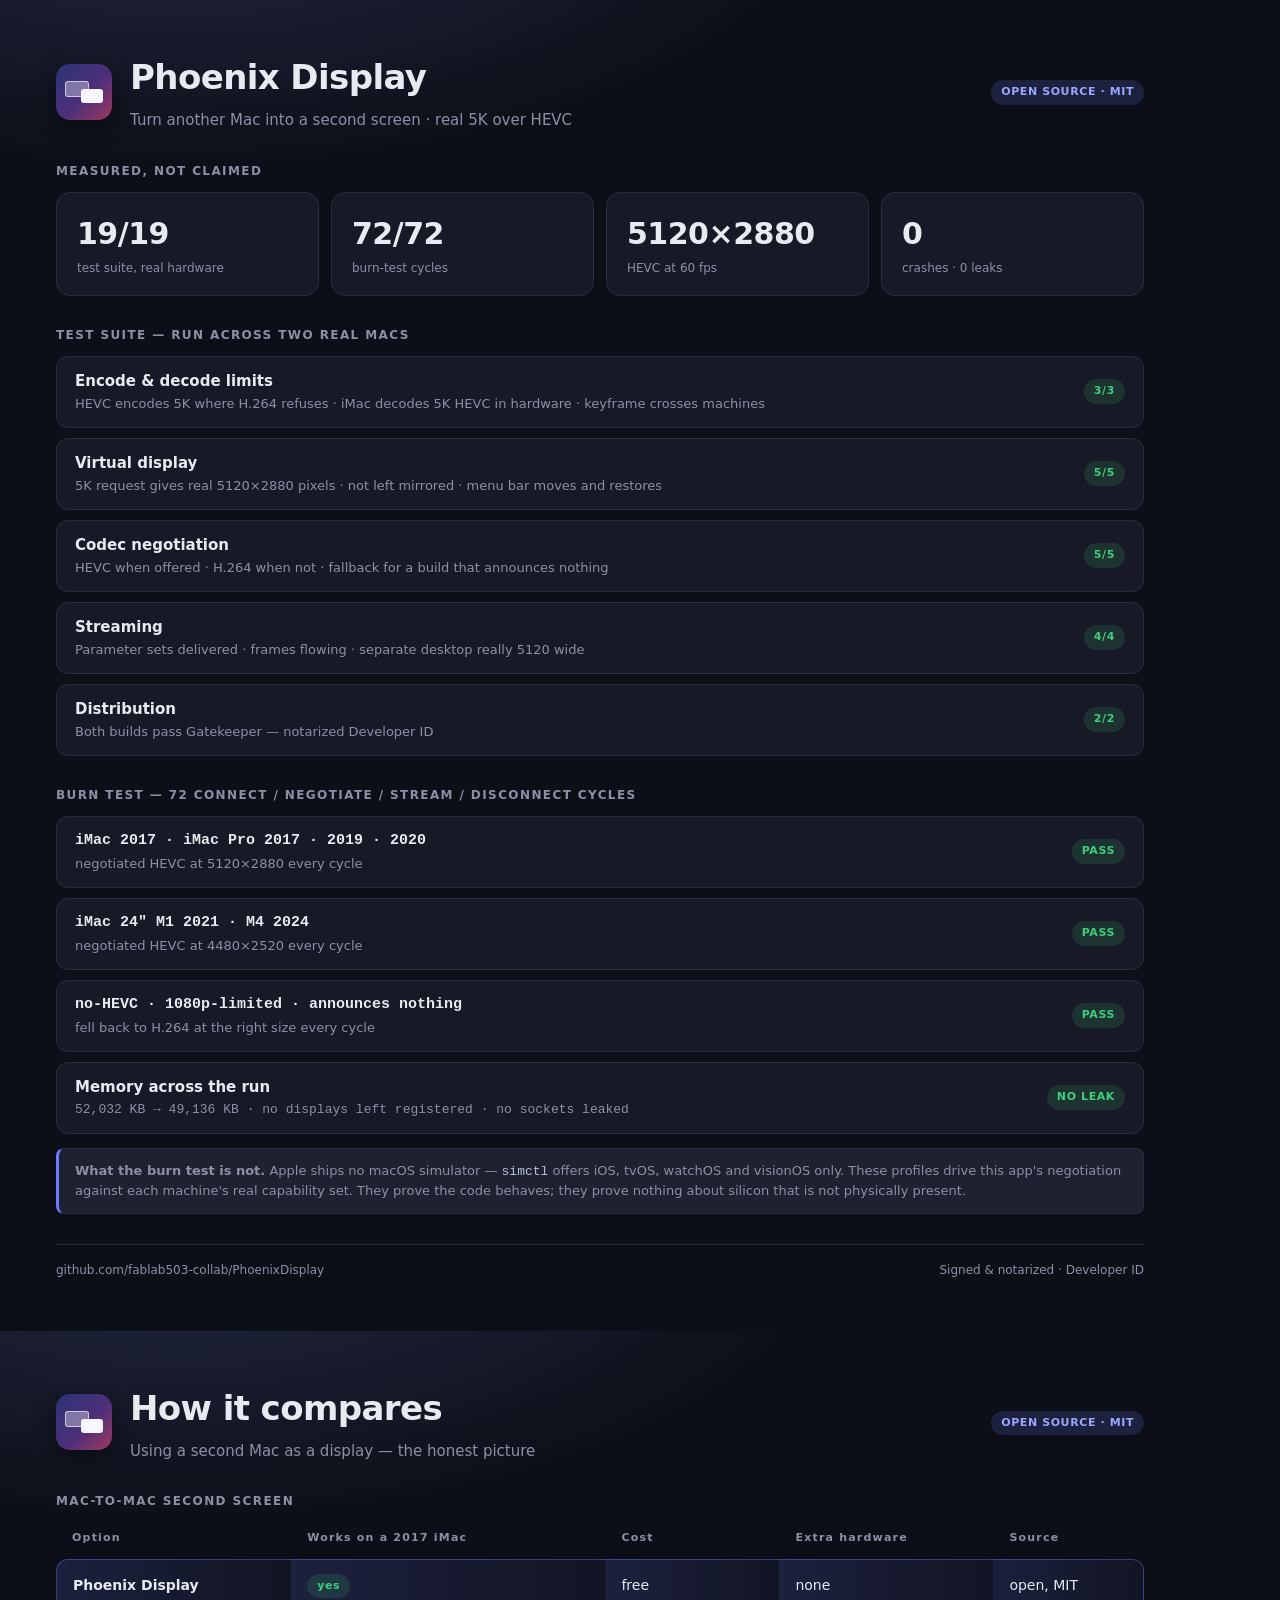
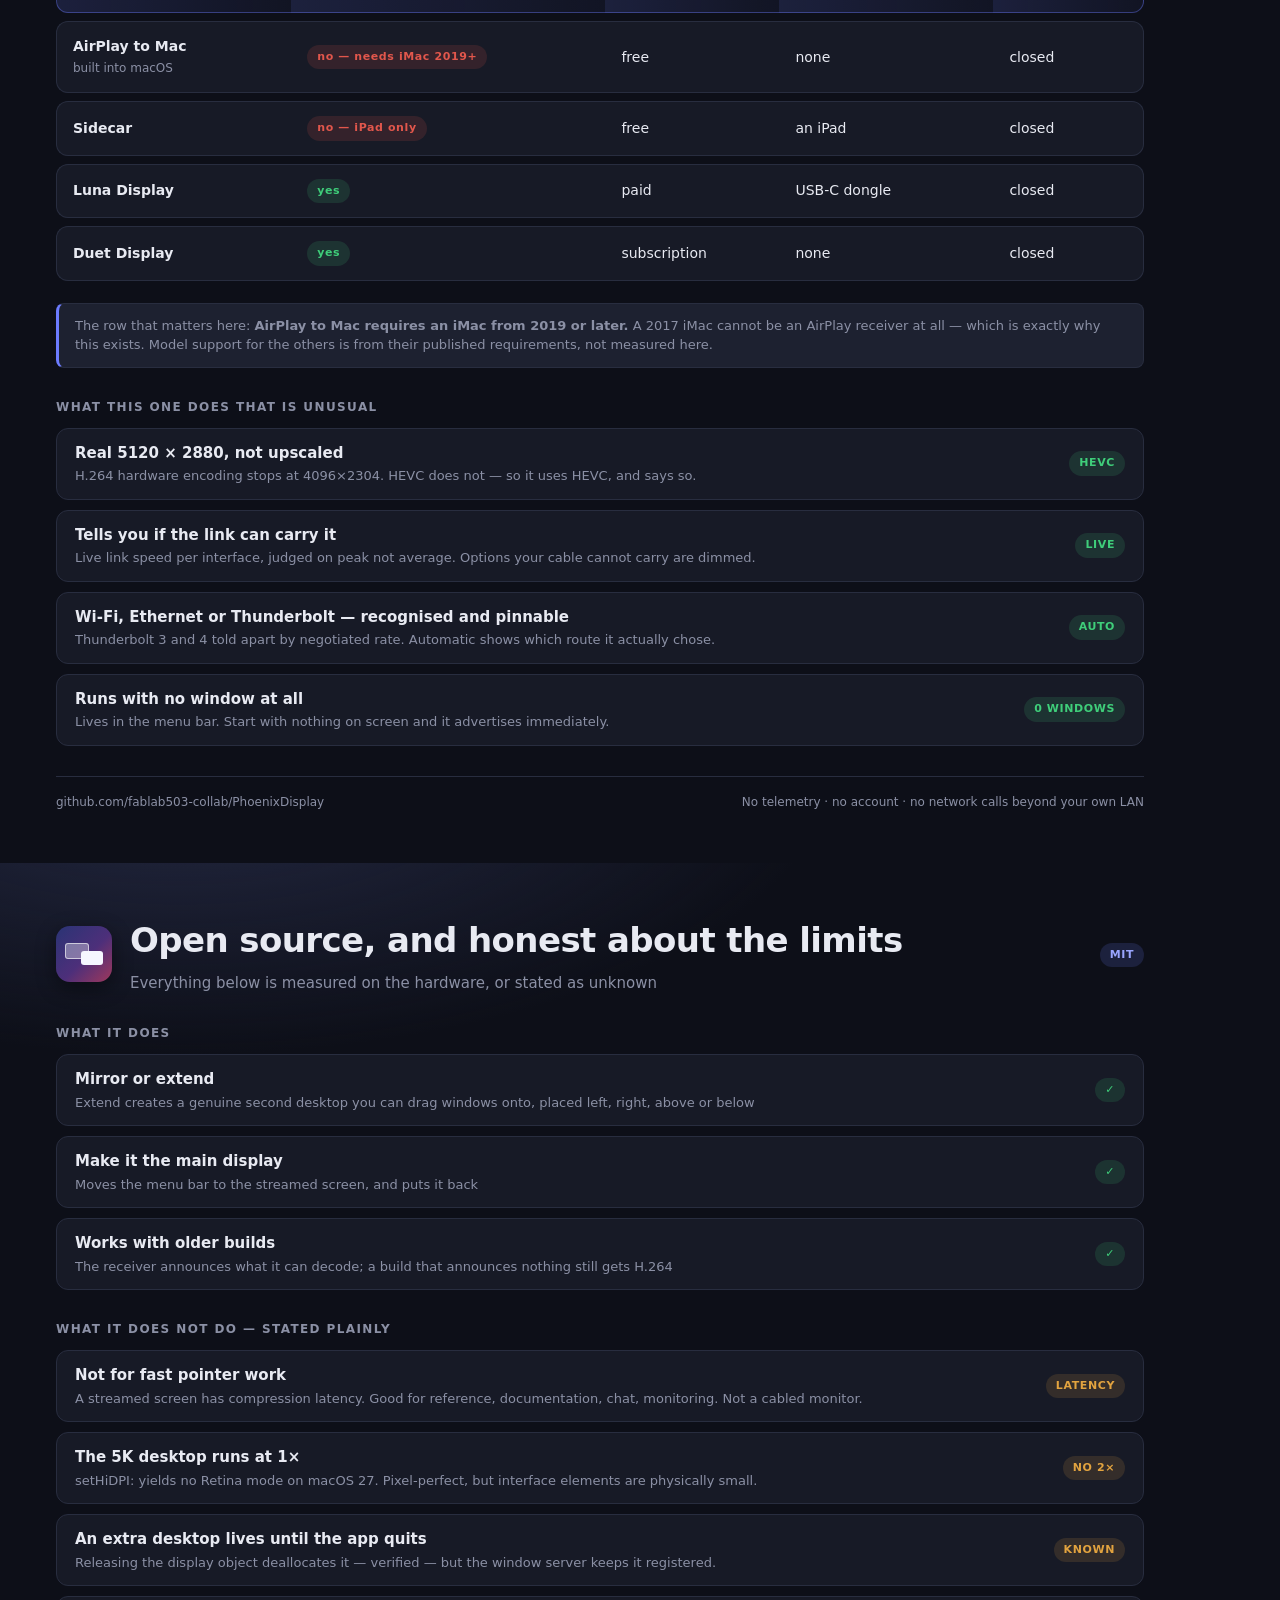
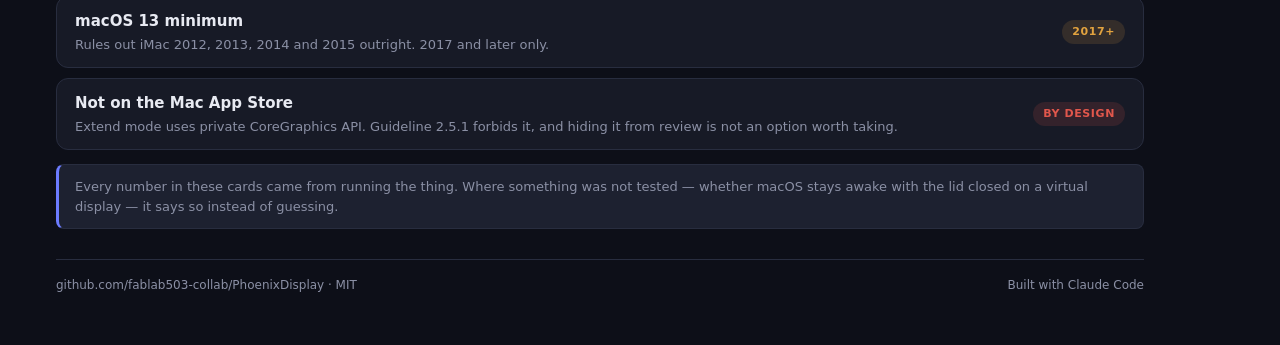
<file: docs/cards.html>
<!doctype html><html><head><meta charset="utf-8">
<style>
:root{--bg:#0d0f18;--card:#171a26;--card2:#1d2130;--line:#282d3f;
--fg:#e8eaf2;--dim:#8b90a5;--acc:#6c7cff;--good:#3fce7a;--warn:#e2a33f;--bad:#e2574c;}
*{box-sizing:border-box;margin:0;padding:0}
body{background:var(--bg);color:var(--fg);
font:15px/1.5 -apple-system,BlinkMacSystemFont,"SF Pro Text",system-ui,sans-serif;
-webkit-font-smoothing:antialiased}
.card{width:1200px;padding:52px 56px;background:
radial-gradient(1100px 500px at 15% -10%,#252a45 0%,transparent 60%),var(--bg);}
h1{font-size:34px;font-weight:700;letter-spacing:-.6px}
h2{font-size:12px;font-weight:700;letter-spacing:1.4px;color:var(--dim);margin:30px 0 12px}
.sub{color:var(--dim);font-size:15px;margin-top:6px}
.head{display:flex;align-items:center;gap:18px}
.logo{width:56px;height:56px;border-radius:14px;flex:0 0 auto;
background:linear-gradient(135deg,#2a3475 0%,#4d2f7a 55%,#9e385c 100%);
position:relative;box-shadow:0 6px 20px rgba(0,0,0,.45)}
.logo:before,.logo:after{content:"";position:absolute;border-radius:3px}
.logo:before{width:22px;height:14px;left:9px;top:17px;background:rgba(255,255,255,.34);
border:1.5px solid rgba(255,255,255,.6)}
.logo:after{width:22px;height:14px;left:25px;top:25px;background:#f6f7ff}
.pill{display:inline-block;font-size:11px;font-weight:700;letter-spacing:.6px;
padding:4px 10px;border-radius:99px}
.ok{background:rgba(63,206,122,.14);color:var(--good)}
.no{background:rgba(226,87,76,.14);color:var(--bad)}
.mid{background:rgba(226,163,63,.14);color:var(--warn)}
.acc{background:rgba(108,124,255,.16);color:#9aa6ff}
.grid{display:grid;gap:10px}
.row{display:grid;grid-template-columns:1fr auto;align-items:center;gap:16px;
background:var(--card);border:1px solid var(--line);border-radius:12px;padding:13px 18px}
.row .n{font-weight:600}
.row .d{color:var(--dim);font-size:13px;margin-top:2px}
.mono{font-family:ui-monospace,SFMono-Regular,Menlo,monospace}
table{width:100%;border-collapse:separate;border-spacing:0 8px}
th{font-size:11px;letter-spacing:1.2px;color:var(--dim);text-align:left;padding:0 16px 4px;font-weight:700}
td{background:var(--card);padding:14px 16px;border-top:1px solid var(--line);
border-bottom:1px solid var(--line);font-size:14px}
td:first-child{border-left:1px solid var(--line);border-radius:12px 0 0 12px;font-weight:600}
td:last-child{border-right:1px solid var(--line);border-radius:0 12px 12px 0}
.mine td{background:linear-gradient(90deg,rgba(108,124,255,.16),rgba(108,124,255,.05));
border-color:rgba(108,124,255,.4)}
.big{display:grid;grid-template-columns:repeat(4,1fr);gap:12px;margin-top:4px}
.stat{background:var(--card);border:1px solid var(--line);border-radius:14px;padding:18px 20px}
.stat .v{font-size:30px;font-weight:700;letter-spacing:-.5px}
.stat .k{font-size:12px;color:var(--dim);margin-top:3px}
.foot{margin-top:30px;color:var(--dim);font-size:12px;display:flex;
justify-content:space-between;border-top:1px solid var(--line);padding-top:16px}
code{font-family:ui-monospace,SFMono-Regular,Menlo,monospace;font-size:13px;color:#b9c0dd}
.note{background:var(--card2);border:1px solid var(--line);border-left:3px solid var(--acc);
border-radius:8px;padding:12px 16px;color:var(--dim);font-size:13px;margin-top:14px}
</style></head><body>

<!-- CARD 1 : test results -->
<div class="card" id="c1">
  <div class="head"><div class="logo"></div>
    <div><h1>Phoenix Display</h1>
      <div class="sub">Turn another Mac into a second screen · real 5K over HEVC</div></div>
    <div style="margin-left:auto"><span class="pill acc">OPEN SOURCE · MIT</span></div>
  </div>

  <h2>MEASURED, NOT CLAIMED</h2>
  <div class="big">
    <div class="stat"><div class="v">19/19</div><div class="k">test suite, real hardware</div></div>
    <div class="stat"><div class="v">72/72</div><div class="k">burn-test cycles</div></div>
    <div class="stat"><div class="v">5120×2880</div><div class="k">HEVC at 60 fps</div></div>
    <div class="stat"><div class="v">0</div><div class="k">crashes · 0 leaks</div></div>
  </div>

  <h2>TEST SUITE — RUN ACROSS TWO REAL MACS</h2>
  <div class="grid">
    <div class="row"><div><div class="n">Encode &amp; decode limits</div>
      <div class="d">HEVC encodes 5K where H.264 refuses · iMac decodes 5K HEVC in hardware · keyframe crosses machines</div></div><span class="pill ok">3/3</span></div>
    <div class="row"><div><div class="n">Virtual display</div>
      <div class="d">5K request gives real 5120×2880 pixels · not left mirrored · menu bar moves and restores</div></div><span class="pill ok">5/5</span></div>
    <div class="row"><div><div class="n">Codec negotiation</div>
      <div class="d">HEVC when offered · H.264 when not · fallback for a build that announces nothing</div></div><span class="pill ok">5/5</span></div>
    <div class="row"><div><div class="n">Streaming</div>
      <div class="d">Parameter sets delivered · frames flowing · separate desktop really 5120 wide</div></div><span class="pill ok">4/4</span></div>
    <div class="row"><div><div class="n">Distribution</div>
      <div class="d">Both builds pass Gatekeeper — notarized Developer ID</div></div><span class="pill ok">2/2</span></div>
  </div>

  <h2>BURN TEST — 72 CONNECT / NEGOTIATE / STREAM / DISCONNECT CYCLES</h2>
  <div class="grid">
    <div class="row"><div><div class="n mono">iMac 2017 · iMac Pro 2017 · 2019 · 2020</div>
      <div class="d">negotiated HEVC at 5120×2880 every cycle</div></div><span class="pill ok">PASS</span></div>
    <div class="row"><div><div class="n mono">iMac 24″ M1 2021 · M4 2024</div>
      <div class="d">negotiated HEVC at 4480×2520 every cycle</div></div><span class="pill ok">PASS</span></div>
    <div class="row"><div><div class="n mono">no-HEVC · 1080p-limited · announces nothing</div>
      <div class="d">fell back to H.264 at the right size every cycle</div></div><span class="pill ok">PASS</span></div>
    <div class="row"><div><div class="n">Memory across the run</div>
      <div class="d mono">52,032 KB → 49,136 KB · no displays left registered · no sockets leaked</div></div><span class="pill ok">NO LEAK</span></div>
  </div>

  <div class="note"><b>What the burn test is not.</b> Apple ships no macOS simulator —
  <code>simctl</code> offers iOS, tvOS, watchOS and visionOS only. These profiles drive this app's
  negotiation against each machine's real capability set. They prove the code behaves; they prove
  nothing about silicon that is not physically present.</div>

  <div class="foot"><span>github.com/fablab503-collab/PhoenixDisplay</span>
    <span>Signed &amp; notarized · Developer ID</span></div>
</div>

<!-- CARD 2 : comparison -->
<div class="card" id="c2">
  <div class="head"><div class="logo"></div>
    <div><h1>How it compares</h1>
      <div class="sub">Using a second Mac as a display — the honest picture</div></div>
    <div style="margin-left:auto"><span class="pill acc">OPEN SOURCE · MIT</span></div>
  </div>

  <h2>MAC-TO-MAC SECOND SCREEN</h2>
  <table>
    <tr><th>Option</th><th>Works on a 2017 iMac</th><th>Cost</th><th>Extra hardware</th><th>Source</th></tr>
    <tr class="mine"><td>Phoenix Display</td><td><span class="pill ok">yes</span></td>
      <td>free</td><td>none</td><td>open, MIT</td></tr>
    <tr><td>AirPlay to Mac<br><span style="font-weight:400;color:var(--dim);font-size:12px">built into macOS</span></td>
      <td><span class="pill no">no — needs iMac 2019+</span></td><td>free</td><td>none</td><td>closed</td></tr>
    <tr><td>Sidecar</td><td><span class="pill no">no — iPad only</span></td>
      <td>free</td><td>an iPad</td><td>closed</td></tr>
    <tr><td>Luna Display</td><td><span class="pill ok">yes</span></td>
      <td>paid</td><td>USB-C dongle</td><td>closed</td></tr>
    <tr><td>Duet Display</td><td><span class="pill ok">yes</span></td>
      <td>subscription</td><td>none</td><td>closed</td></tr>
  </table>

  <div class="note">The row that matters here: <b>AirPlay to Mac requires an iMac from 2019 or
  later.</b> A 2017 iMac cannot be an AirPlay receiver at all — which is exactly why this exists.
  Model support for the others is from their published requirements, not measured here.</div>

  <h2>WHAT THIS ONE DOES THAT IS UNUSUAL</h2>
  <div class="grid">
    <div class="row"><div><div class="n">Real 5120 × 2880, not upscaled</div>
      <div class="d">H.264 hardware encoding stops at 4096×2304. HEVC does not — so it uses HEVC, and says so.</div></div><span class="pill ok">HEVC</span></div>
    <div class="row"><div><div class="n">Tells you if the link can carry it</div>
      <div class="d">Live link speed per interface, judged on peak not average. Options your cable cannot carry are dimmed.</div></div><span class="pill ok">LIVE</span></div>
    <div class="row"><div><div class="n">Wi-Fi, Ethernet or Thunderbolt — recognised and pinnable</div>
      <div class="d">Thunderbolt 3 and 4 told apart by negotiated rate. Automatic shows which route it actually chose.</div></div><span class="pill ok">AUTO</span></div>
    <div class="row"><div><div class="n">Runs with no window at all</div>
      <div class="d">Lives in the menu bar. Start with nothing on screen and it advertises immediately.</div></div><span class="pill ok">0 WINDOWS</span></div>
  </div>

  <div class="foot"><span>github.com/fablab503-collab/PhoenixDisplay</span>
    <span>No telemetry · no account · no network calls beyond your own LAN</span></div>
</div>

<!-- CARD 3 : open source / honesty -->
<div class="card" id="c3">
  <div class="head"><div class="logo"></div>
    <div><h1>Open source, and honest about the limits</h1>
      <div class="sub">Everything below is measured on the hardware, or stated as unknown</div></div>
    <div style="margin-left:auto"><span class="pill acc">MIT</span></div>
  </div>

  <h2>WHAT IT DOES</h2>
  <div class="grid">
    <div class="row"><div><div class="n">Mirror or extend</div>
      <div class="d">Extend creates a genuine second desktop you can drag windows onto, placed left, right, above or below</div></div><span class="pill ok">✓</span></div>
    <div class="row"><div><div class="n">Make it the main display</div>
      <div class="d">Moves the menu bar to the streamed screen, and puts it back</div></div><span class="pill ok">✓</span></div>
    <div class="row"><div><div class="n">Works with older builds</div>
      <div class="d">The receiver announces what it can decode; a build that announces nothing still gets H.264</div></div><span class="pill ok">✓</span></div>
  </div>

  <h2>WHAT IT DOES NOT DO — STATED PLAINLY</h2>
  <div class="grid">
    <div class="row"><div><div class="n">Not for fast pointer work</div>
      <div class="d">A streamed screen has compression latency. Good for reference, documentation, chat, monitoring. Not a cabled monitor.</div></div><span class="pill mid">LATENCY</span></div>
    <div class="row"><div><div class="n">The 5K desktop runs at 1×</div>
      <div class="d">setHiDPI: yields no Retina mode on macOS 27. Pixel-perfect, but interface elements are physically small.</div></div><span class="pill mid">NO 2×</span></div>
    <div class="row"><div><div class="n">An extra desktop lives until the app quits</div>
      <div class="d">Releasing the display object deallocates it — verified — but the window server keeps it registered.</div></div><span class="pill mid">KNOWN</span></div>
    <div class="row"><div><div class="n">macOS 13 minimum</div>
      <div class="d">Rules out iMac 2012, 2013, 2014 and 2015 outright. 2017 and later only.</div></div><span class="pill mid">2017+</span></div>
    <div class="row"><div><div class="n">Not on the Mac App Store</div>
      <div class="d">Extend mode uses private CoreGraphics API. Guideline 2.5.1 forbids it, and hiding it from review is not an option worth taking.</div></div><span class="pill no">BY DESIGN</span></div>
  </div>

  <div class="note">Every number in these cards came from running the thing. Where something was
  not tested — whether macOS stays awake with the lid closed on a virtual display — it says so
  instead of guessing.</div>

  <div class="foot"><span>github.com/fablab503-collab/PhoenixDisplay · MIT</span>
    <span>Built with Claude Code</span></div>
</div>
</body></html>
</file>
<file: style.css>
:root{--bg:#fbfaf8;--fg:#1d1d1f;--mut:#6e6e73;--acc:#e8590c;--card:#fff;--line:#e5e5ea}
@media (prefers-color-scheme:dark){:root{--bg:#111113;--fg:#f5f5f7;--mut:#a1a1a6;--acc:#ff7a2e;--card:#1c1c1e;--line:#2c2c2e}}
*{box-sizing:border-box}body{margin:0;background:var(--bg);color:var(--fg);font:16px/1.6 -apple-system,BlinkMacSystemFont,"SF Pro Text",Helvetica,Arial,sans-serif}
main{max-width:720px;margin:0 auto;padding:48px 20px 80px}h1{font-size:34px;line-height:1.15;margin:0 0 6px}h2{font-size:20px;margin:36px 0 8px}
.sub{color:var(--mut);margin:0 0 28px}a{color:var(--acc)}nav{display:flex;gap:18px;margin-bottom:36px;font-size:14px}nav a{text-decoration:none}
.card{background:var(--card);border:1px solid var(--line);border-radius:14px;padding:18px 20px;margin:12px 0}ol,ul{padding-left:22px}li{margin:6px 0}
footer{color:var(--mut);font-size:13px;margin-top:48px;border-top:1px solid var(--line);padding-top:16px}
</file>
